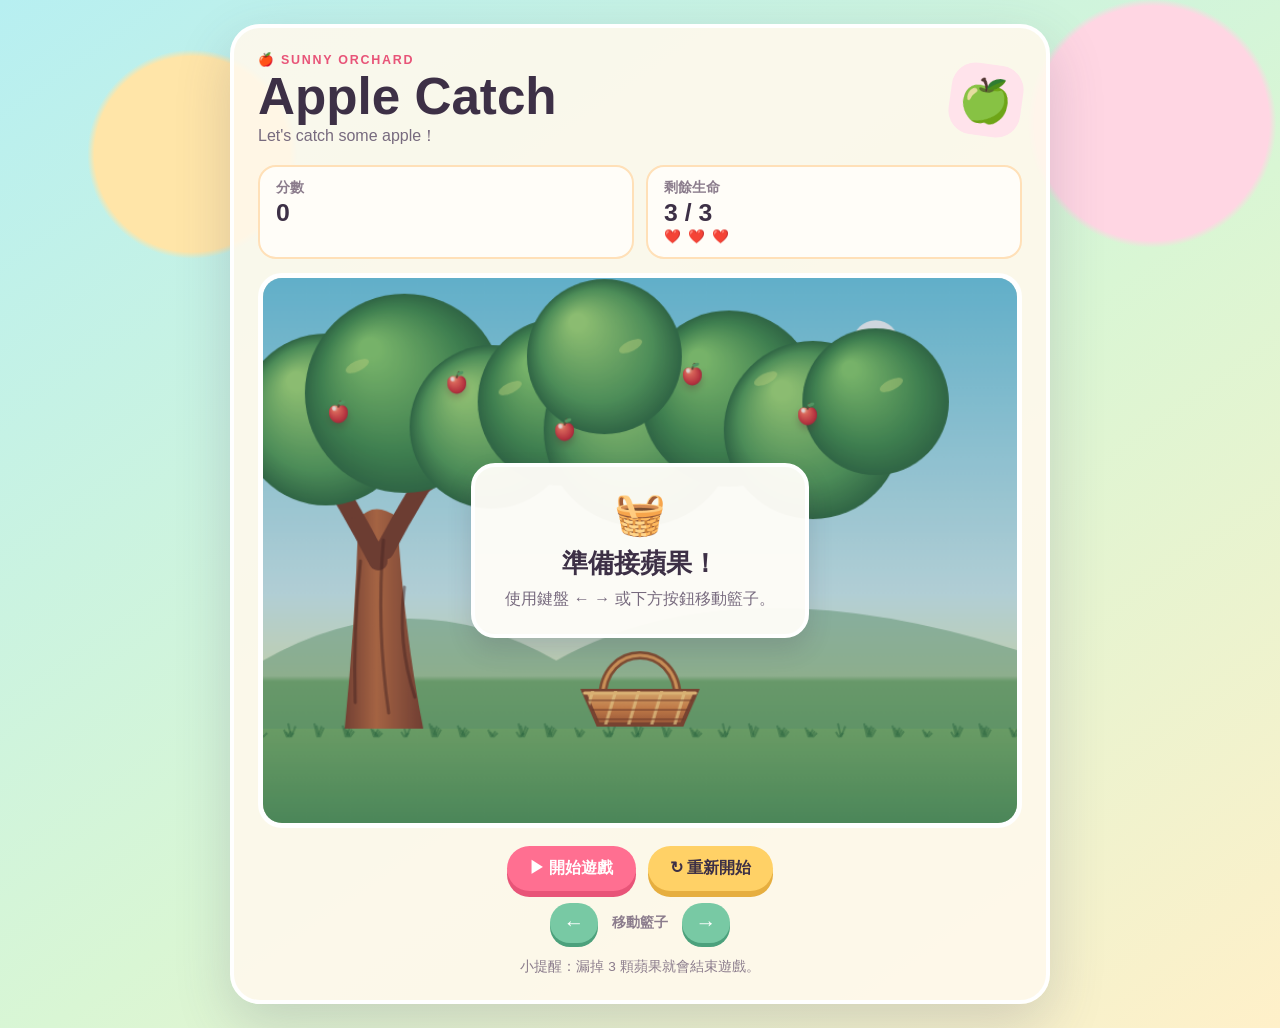
<file: index.html>
<!doctype html>
<html lang="zh-Hant">
<head>
  <meta charset="UTF-8">
  <meta name="viewport" content="width=device-width, initial-scale=1.0">
  <title>Apple Catch 蘋果接接樂</title>
  <link rel="stylesheet" href="apple_catch.css">
</head>
<body>
  <main class="game-card">
    <header class="game-header">
      <div>
        <p class="eyebrow">🍎 SUNNY ORCHARD</p>
        <h1>Apple Catch</h1>
        <p class="subtitle">Let's catch some apple！</p>
      </div>
      <div class="apple-badge" aria-hidden="true">🍏</div>
    </header>

    <section class="scoreboard" aria-label="遊戲資訊">
      <div class="stat-box">
        <span class="stat-label">分數</span>
        <strong id="scoreValue">0</strong>
      </div>
      <div class="stat-box lives-box">
        <span class="stat-label">剩餘生命</span>
        <strong id="livesValue">3 / 3</strong>
        <span id="heartValue" class="hearts" aria-label="剩餘三條生命">❤️ ❤️ ❤️</span>
      </div>
    </section>

    <section class="stage-wrap">
      <canvas id="gameCanvas" width="720" height="520" aria-label="蘋果接接樂遊戲畫面"></canvas>
      <div id="overlay" class="overlay">
        <div class="overlay-card">
          <div class="overlay-emoji">🧺</div>
          <h2 id="overlayTitle">準備接蘋果！</h2>
          <p id="overlayText">使用鍵盤 ← → 或下方按鈕移動籃子。</p>
        </div>
      </div>
    </section>

    <div class="button-row">
      <button id="startButton" class="primary-button">▶ 開始遊戲</button>
      <button id="restartButton" class="secondary-button">↻ 重新開始</button>
    </div>

    <div class="touch-controls" aria-label="觸控移動按鈕">
      <button class="move-button" data-direction="left">←</button>
      <span>移動籃子</span>
      <button class="move-button" data-direction="right">→</button>
    </div>

    <p class="tip">小提醒：漏掉 3 顆蘋果就會結束遊戲。</p>
  </main>

  <script src="apple_catch.js"></script>
</body>
</html>
</file>
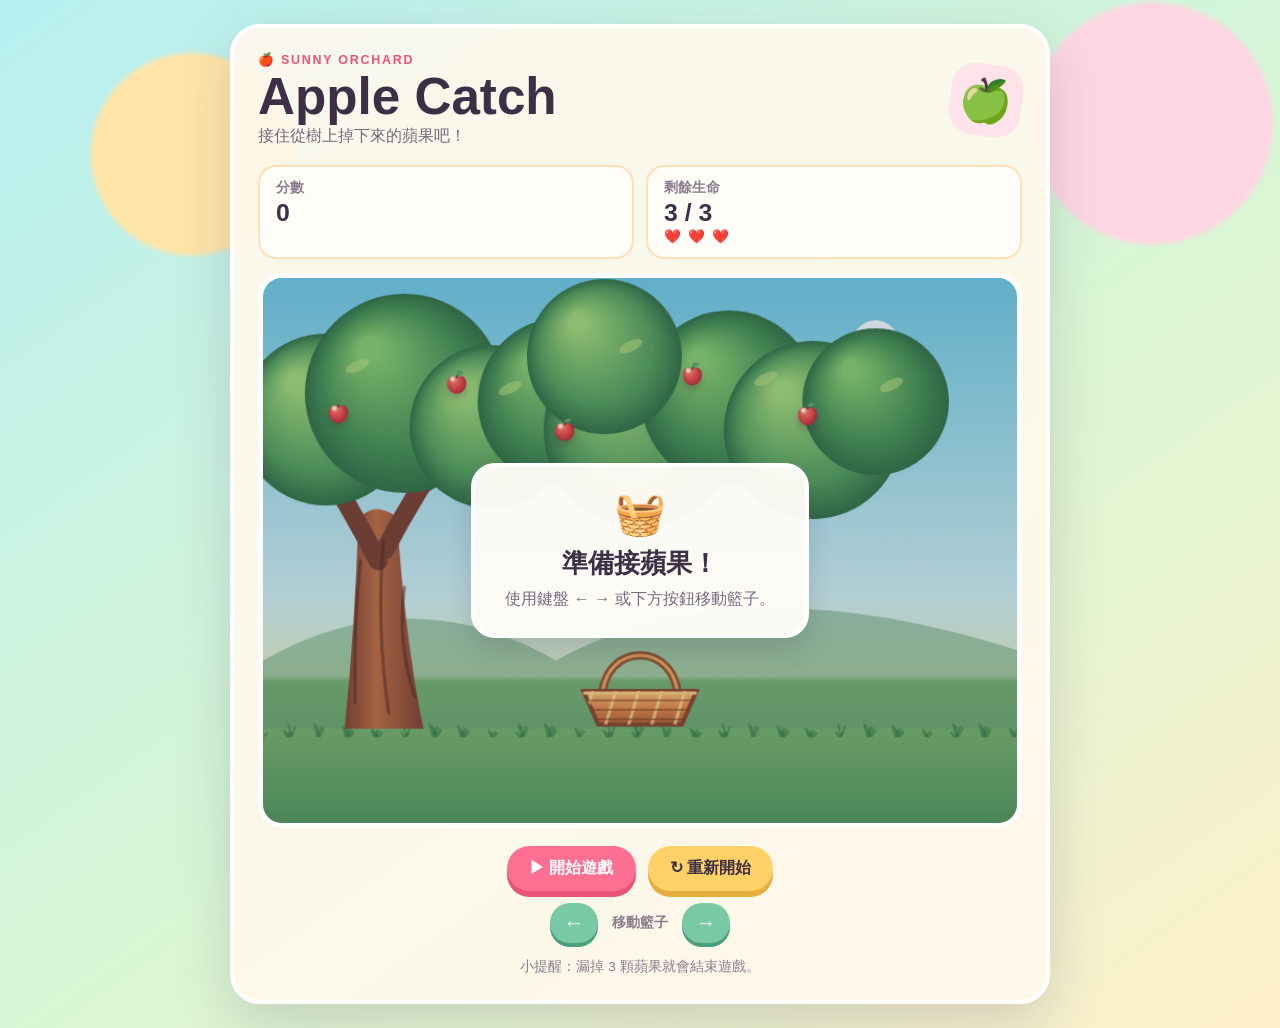
<file: Apple drop/index.html>
<!doctype html>
<html lang="zh-Hant">
<head>
  <meta charset="UTF-8">
  <meta name="viewport" content="width=device-width, initial-scale=1.0">
  <title>Apple Catch 蘋果接接樂</title>
  <link rel="stylesheet" href="apple_catch.css">
</head>
<body>
  <main class="game-card">
    <header class="game-header">
      <div>
        <p class="eyebrow">🍎 SUNNY ORCHARD</p>
        <h1>Apple Catch</h1>
        <p class="subtitle">接住從樹上掉下來的蘋果吧！</p>
      </div>
      <div class="apple-badge" aria-hidden="true">🍏</div>
    </header>

    <section class="scoreboard" aria-label="遊戲資訊">
      <div class="stat-box">
        <span class="stat-label">分數</span>
        <strong id="scoreValue">0</strong>
      </div>
      <div class="stat-box lives-box">
        <span class="stat-label">剩餘生命</span>
        <strong id="livesValue">3 / 3</strong>
        <span id="heartValue" class="hearts" aria-label="剩餘三條生命">❤️ ❤️ ❤️</span>
      </div>
    </section>

    <section class="stage-wrap">
      <canvas id="gameCanvas" width="720" height="520" aria-label="蘋果接接樂遊戲畫面"></canvas>
      <div id="overlay" class="overlay">
        <div class="overlay-card">
          <div class="overlay-emoji">🧺</div>
          <h2 id="overlayTitle">準備接蘋果！</h2>
          <p id="overlayText">使用鍵盤 ← → 或下方按鈕移動籃子。</p>
        </div>
      </div>
    </section>

    <div class="button-row">
      <button id="startButton" class="primary-button">▶ 開始遊戲</button>
      <button id="restartButton" class="secondary-button">↻ 重新開始</button>
    </div>

    <div class="touch-controls" aria-label="觸控移動按鈕">
      <button class="move-button" data-direction="left">←</button>
      <span>移動籃子</span>
      <button class="move-button" data-direction="right">→</button>
    </div>

    <p class="tip">小提醒：漏掉 3 顆蘋果就會結束遊戲。</p>
  </main>

  <script src="apple_catch.js"></script>
</body>
</html>
</file>
<file: apple_catch.css>
:root {
  color-scheme: light;
  font-family: "Trebuchet MS", "Microsoft JhengHei", sans-serif;
  --ink: #3d3046;
  --pink: #ff6f91;
  --pink-dark: #e85478;
  --cream: #fff9ed;
  --yellow: #ffd166;
}

* {
  box-sizing: border-box;
}

body {
  min-height: 100vh;
  margin: 0;
  display: grid;
  place-items: center;
  padding: 24px;
  color: var(--ink);
  background:
    radial-gradient(circle at 15% 15%, #ffe5a8 0 7%, transparent 7.5%),
    radial-gradient(circle at 90% 12%, #ffd6e3 0 8%, transparent 8.5%),
    linear-gradient(145deg, #b7eff1, #d9f6d4 55%, #fff0c9);
}

.game-card {
  width: min(100%, 820px);
  padding: 24px;
  border: 4px solid #ffffff;
  border-radius: 30px;
  background: rgba(255, 249, 237, 0.9);
  box-shadow: 0 20px 55px rgba(73, 71, 107, 0.2);
}

.game-header {
  display: flex;
  align-items: center;
  justify-content: space-between;
  gap: 16px;
  margin-bottom: 18px;
}

.eyebrow {
  margin: 0 0 4px;
  color: var(--pink-dark);
  font-size: 0.78rem;
  font-weight: 800;
  letter-spacing: 0.14em;
}

h1,
h2,
p {
  margin-top: 0;
}

h1 {
  margin-bottom: 4px;
  font-size: clamp(2rem, 5vw, 3.2rem);
  line-height: 1;
}

.subtitle {
  margin-bottom: 0;
  color: #776a7e;
}

.apple-badge {
  display: grid;
  width: 72px;
  height: 72px;
  place-items: center;
  border-radius: 24px;
  background: #ffe3eb;
  font-size: 2.7rem;
  transform: rotate(8deg);
}

.scoreboard {
  display: flex;
  gap: 12px;
  margin-bottom: 14px;
}

.stat-box {
  flex: 1;
  min-width: 0;
  padding: 12px 16px;
  border: 2px solid #ffe0b8;
  border-radius: 18px;
  background: #fffdf8;
}

.stat-label {
  display: block;
  color: #8b7c8c;
  font-size: 0.85rem;
  font-weight: 700;
}

.stat-box strong {
  display: block;
  margin-top: 2px;
  font-size: 1.55rem;
}

.hearts {
  font-size: 0.85rem;
  letter-spacing: 0.12em;
  white-space: nowrap;
}

.stage-wrap {
  position: relative;
  overflow: hidden;
  border: 5px solid #ffffff;
  border-radius: 24px;
  background: #a7e7ee;
  box-shadow: inset 0 0 0 2px #f6c9a5;
}

canvas {
  display: block;
  width: 100%;
  height: auto;
}

.overlay {
  position: absolute;
  inset: 0;
  display: grid;
  place-items: center;
  padding: 20px;
  background: rgba(61, 48, 70, 0.16);
  transition: opacity 0.2s ease, visibility 0.2s ease;
}

.overlay.is-hidden {
  visibility: hidden;
  opacity: 0;
}

.overlay-card {
  max-width: 360px;
  padding: 22px 30px;
  border: 4px solid #ffffff;
  border-radius: 24px;
  background: rgba(255, 253, 248, 0.96);
  text-align: center;
  box-shadow: 0 12px 25px rgba(61, 48, 70, 0.16);
}

.overlay-emoji {
  font-size: 2.6rem;
}

.overlay-card h2 {
  margin: 8px 0 6px;
  font-size: 1.65rem;
}

.overlay-card p {
  margin-bottom: 0;
  color: #776a7e;
  line-height: 1.55;
}

.button-row {
  display: flex;
  justify-content: center;
  gap: 12px;
  margin: 18px 0 12px;
}

button {
  border: 0;
  border-radius: 999px;
  cursor: pointer;
  font: inherit;
  font-weight: 800;
  transition: transform 0.15s ease, box-shadow 0.15s ease, opacity 0.15s ease;
}

button:hover {
  transform: translateY(-2px);
}

button:active {
  transform: translateY(1px) scale(0.98);
}

button:focus-visible {
  outline: 4px solid rgba(61, 48, 70, 0.28);
  outline-offset: 3px;
}

.primary-button,
.secondary-button {
  padding: 12px 22px;
}

.primary-button {
  color: #ffffff;
  background: var(--pink);
  box-shadow: 0 6px 0 var(--pink-dark);
}

.primary-button:disabled {
  cursor: not-allowed;
  opacity: 0.55;
}

.secondary-button {
  color: var(--ink);
  background: var(--yellow);
  box-shadow: 0 6px 0 #e6ae3f;
}

.touch-controls {
  display: flex;
  align-items: center;
  justify-content: center;
  gap: 14px;
  color: #8b7c8c;
  font-size: 0.9rem;
  font-weight: 700;
}

.move-button {
  width: 48px;
  height: 40px;
  color: #ffffff;
  background: #78c9a4;
  box-shadow: 0 4px 0 #4ca17c;
  font-size: 1.3rem;
  touch-action: none;
}

.tip {
  margin: 15px 0 0;
  color: #8b7c8c;
  font-size: 0.85rem;
  text-align: center;
}

@media (max-width: 600px) {
  body {
    padding: 10px;
  }

  .game-card {
    padding: 14px;
    border-radius: 22px;
  }

  .apple-badge {
    width: 54px;
    height: 54px;
    font-size: 2rem;
  }

  .stat-box {
    padding: 10px;
  }

  .stat-box strong {
    font-size: 1.2rem;
  }
}
</file>
<file: Apple drop/apple_catch.css>
:root {
  color-scheme: light;
  font-family: "Trebuchet MS", "Microsoft JhengHei", sans-serif;
  --ink: #3d3046;
  --pink: #ff6f91;
  --pink-dark: #e85478;
  --cream: #fff9ed;
  --yellow: #ffd166;
}

* {
  box-sizing: border-box;
}

body {
  min-height: 100vh;
  margin: 0;
  display: grid;
  place-items: center;
  padding: 24px;
  color: var(--ink);
  background:
    radial-gradient(circle at 15% 15%, #ffe5a8 0 7%, transparent 7.5%),
    radial-gradient(circle at 90% 12%, #ffd6e3 0 8%, transparent 8.5%),
    linear-gradient(145deg, #b7eff1, #d9f6d4 55%, #fff0c9);
}

.game-card {
  width: min(100%, 820px);
  padding: 24px;
  border: 4px solid #ffffff;
  border-radius: 30px;
  background: rgba(255, 249, 237, 0.9);
  box-shadow: 0 20px 55px rgba(73, 71, 107, 0.2);
}

.game-header {
  display: flex;
  align-items: center;
  justify-content: space-between;
  gap: 16px;
  margin-bottom: 18px;
}

.eyebrow {
  margin: 0 0 4px;
  color: var(--pink-dark);
  font-size: 0.78rem;
  font-weight: 800;
  letter-spacing: 0.14em;
}

h1,
h2,
p {
  margin-top: 0;
}

h1 {
  margin-bottom: 4px;
  font-size: clamp(2rem, 5vw, 3.2rem);
  line-height: 1;
}

.subtitle {
  margin-bottom: 0;
  color: #776a7e;
}

.apple-badge {
  display: grid;
  width: 72px;
  height: 72px;
  place-items: center;
  border-radius: 24px;
  background: #ffe3eb;
  font-size: 2.7rem;
  transform: rotate(8deg);
}

.scoreboard {
  display: flex;
  gap: 12px;
  margin-bottom: 14px;
}

.stat-box {
  flex: 1;
  min-width: 0;
  padding: 12px 16px;
  border: 2px solid #ffe0b8;
  border-radius: 18px;
  background: #fffdf8;
}

.stat-label {
  display: block;
  color: #8b7c8c;
  font-size: 0.85rem;
  font-weight: 700;
}

.stat-box strong {
  display: block;
  margin-top: 2px;
  font-size: 1.55rem;
}

.hearts {
  font-size: 0.85rem;
  letter-spacing: 0.12em;
  white-space: nowrap;
}

.stage-wrap {
  position: relative;
  overflow: hidden;
  border: 5px solid #ffffff;
  border-radius: 24px;
  background: #a7e7ee;
  box-shadow: inset 0 0 0 2px #f6c9a5;
}

canvas {
  display: block;
  width: 100%;
  height: auto;
}

.overlay {
  position: absolute;
  inset: 0;
  display: grid;
  place-items: center;
  padding: 20px;
  background: rgba(61, 48, 70, 0.16);
  transition: opacity 0.2s ease, visibility 0.2s ease;
}

.overlay.is-hidden {
  visibility: hidden;
  opacity: 0;
}

.overlay-card {
  max-width: 360px;
  padding: 22px 30px;
  border: 4px solid #ffffff;
  border-radius: 24px;
  background: rgba(255, 253, 248, 0.96);
  text-align: center;
  box-shadow: 0 12px 25px rgba(61, 48, 70, 0.16);
}

.overlay-emoji {
  font-size: 2.6rem;
}

.overlay-card h2 {
  margin: 8px 0 6px;
  font-size: 1.65rem;
}

.overlay-card p {
  margin-bottom: 0;
  color: #776a7e;
  line-height: 1.55;
}

.button-row {
  display: flex;
  justify-content: center;
  gap: 12px;
  margin: 18px 0 12px;
}

button {
  border: 0;
  border-radius: 999px;
  cursor: pointer;
  font: inherit;
  font-weight: 800;
  transition: transform 0.15s ease, box-shadow 0.15s ease, opacity 0.15s ease;
}

button:hover {
  transform: translateY(-2px);
}

button:active {
  transform: translateY(1px) scale(0.98);
}

button:focus-visible {
  outline: 4px solid rgba(61, 48, 70, 0.28);
  outline-offset: 3px;
}

.primary-button,
.secondary-button {
  padding: 12px 22px;
}

.primary-button {
  color: #ffffff;
  background: var(--pink);
  box-shadow: 0 6px 0 var(--pink-dark);
}

.primary-button:disabled {
  cursor: not-allowed;
  opacity: 0.55;
}

.secondary-button {
  color: var(--ink);
  background: var(--yellow);
  box-shadow: 0 6px 0 #e6ae3f;
}

.touch-controls {
  display: flex;
  align-items: center;
  justify-content: center;
  gap: 14px;
  color: #8b7c8c;
  font-size: 0.9rem;
  font-weight: 700;
}

.move-button {
  width: 48px;
  height: 40px;
  color: #ffffff;
  background: #78c9a4;
  box-shadow: 0 4px 0 #4ca17c;
  font-size: 1.3rem;
  touch-action: none;
}

.tip {
  margin: 15px 0 0;
  color: #8b7c8c;
  font-size: 0.85rem;
  text-align: center;
}

@media (max-width: 600px) {
  body {
    padding: 10px;
  }

  .game-card {
    padding: 14px;
    border-radius: 22px;
  }

  .apple-badge {
    width: 54px;
    height: 54px;
    font-size: 2rem;
  }

  .stat-box {
    padding: 10px;
  }

  .stat-box strong {
    font-size: 1.2rem;
  }
}
</file>
